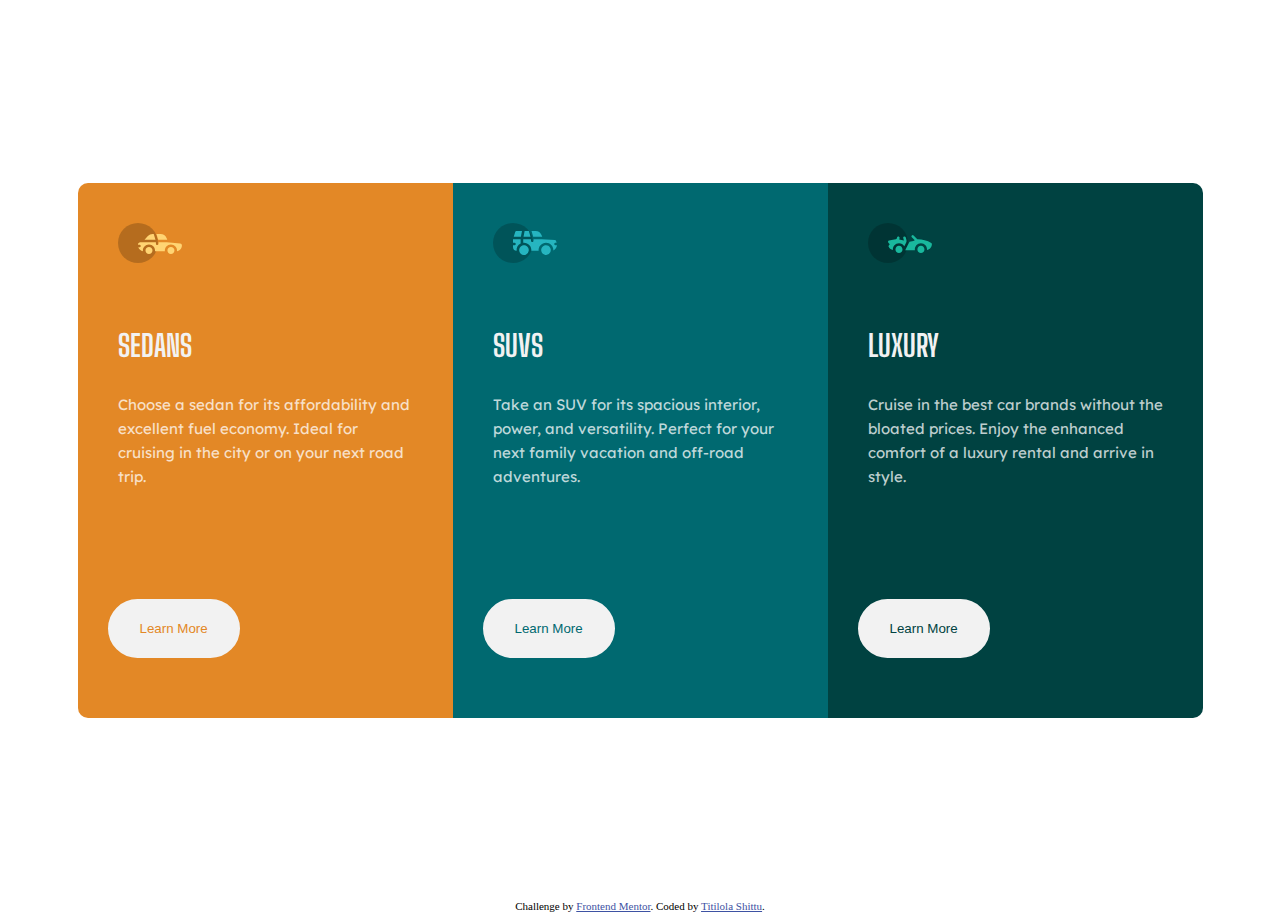
<file: 3-column-preview-card-component-main/index.html>
<!DOCTYPE html>
<html lang="en">
<head>
  <meta charset="UTF-8">
  <meta name="viewport" content="width=device-width, initial-scale=1.0"> 

  <link rel="icon" type="image/png" sizes="32x32" href="./images/favicon-32x32.png">

  <link rel="stylesheet" href="index.css">
  
  <title>Frontend Mentor | 3-column preview card component</title>

  <link rel="preconnect" href="https://fonts.googleapis.com">
  <link rel="preconnect" href="https://fonts.gstatic.com" crossorigin>
  <link href="https://fonts.googleapis.com/css2?family=Big+Shoulders+Display:wght@700&family=Lexend+Deca&display=swap" rel="stylesheet">

</head>

<body>
  <main>
    <div class="card sedans">
      <img src="images/icon-sedans.svg" alt="sedans-logo">
      <h1>
        Sedans
      </h1>
      <p>
        Choose a sedan for its affordability and excellent fuel economy. Ideal for cruising in the city or on your next road trip.
      </p>
      <button class="btn">
        Learn More
      </button>
    </div>

    <div class="card suvs">
      <img src="images/icon-suvs.svg" alt="suvs-logo">
      <h1>
        SUVs  
      </h1>
      <p>
        Take an SUV for its spacious interior, power, and versatility. Perfect for your next family vacation and off-road adventures.
      </p>
      <button class="btn">
        Learn More
      </button>
    </div>

    <div class="card luxury">
      <img src="images/icon-luxury.svg" alt="luxury-logo">
      <h1>
        Luxury
      </h1>
      <p>
        Cruise in the best car brands without the bloated prices. Enjoy the enhanced comfort of a luxury rental and arrive in style.
      </p>
      <button class="btn">
        Learn More
      </button>
    </div>
  </main>
  
  <div class="attribution">
    Challenge by <a href="https://www.frontendmentor.io?ref=challenge" target="_blank">Frontend Mentor</a>. 
    Coded by <a href="https://github.com/Lhorla">Titilola Shittu</a>.
  </div>
</body>
</html>
</file>
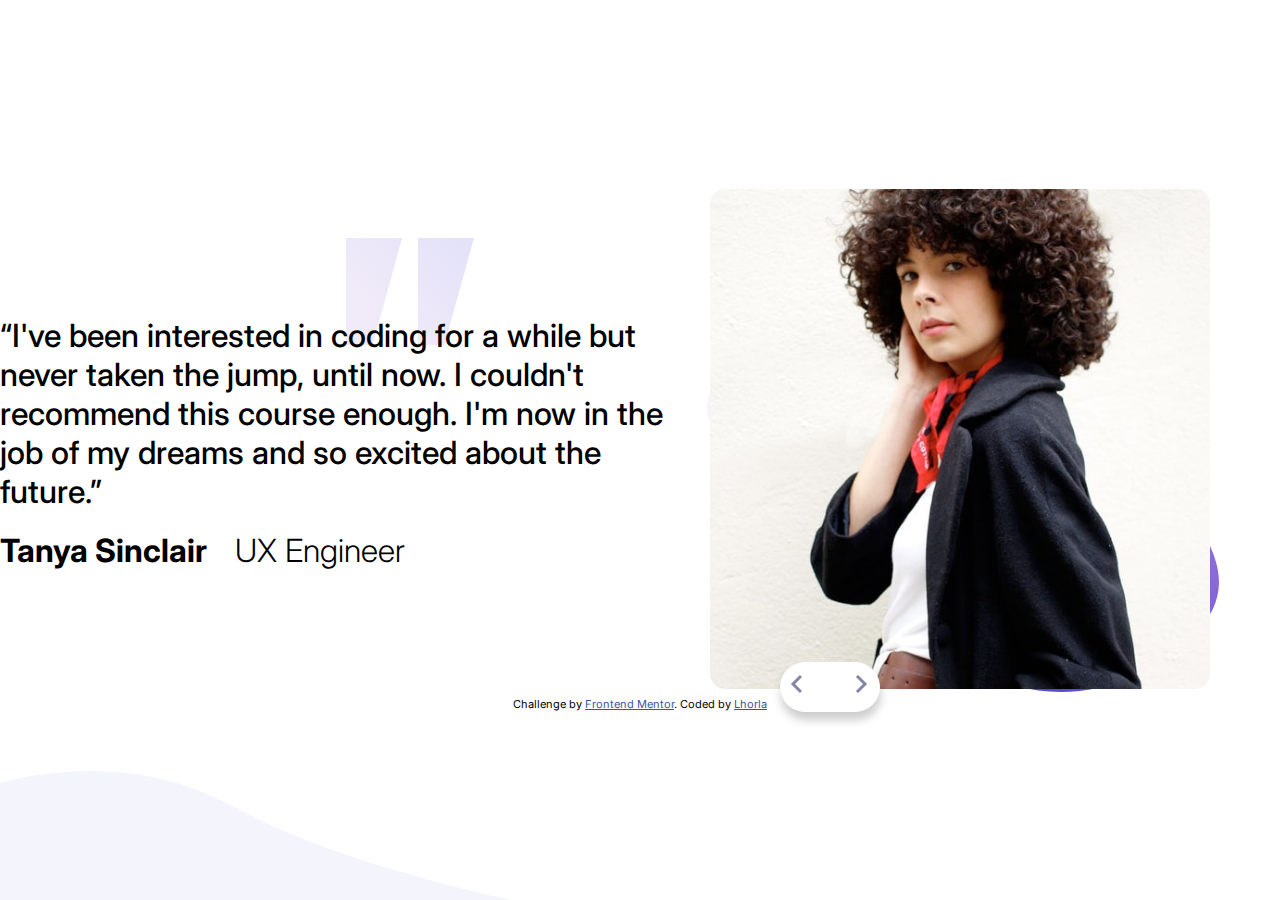
<file: coding-bootcamp-testimonials-slider-main/index.html>
<!DOCTYPE html>
<html lang="en">
<head>
  <meta charset="UTF-8">
  <meta name="viewport" content="width=device-width, initial-scale=1.0"> 

  <link rel="icon" type="image/png" sizes="32x32" href="./images/favicon-32x32.png">
  <link rel="stylesheet" href="index.css">

  <link rel="preconnect" href="https://fonts.googleapis.com">
  <link rel="preconnect" href="https://fonts.gstatic.com" crossorigin>
  <link href="https://fonts.googleapis.com/css2?family=Inter:wght@300;500;700&display=swap" rel="stylesheet">
  
  <title>Frontend Mentor | Coding Bootcamp Testimonials Slider</title>
</head>

<body>
  <div class="container">
    <div class="tanya">
      <div class="testimonial">
        <p>
          “I've been interested in coding for a while but never taken the jump, until now. I couldn't recommend this course enough. I'm now in the job of my dreams and so excited about the future.”
        </p>
        <div class="title">
          <span class="name">Tanya Sinclair</span>
          <span class="position">UX Engineer</span>
        </div>
      </div>
      <div class="img-container">
        <img src="images/image-tanya.jpg" alt="image-tanya" class="image">
        <div class="buttons">
          <img src="images/icon-prev.svg" alt="prev-btn" class="prev-btn">
          <img src="images/icon-next.svg" alt="next-btn" class="next-btn">
        </div>
      </div>
    </div>

    <div class="john hide">
      <div class="testimonial">
        <p>
          “If you want to lay the best foundation possible I'd recommend taking this course. The depth the instructors go into is incredible. I now feel so confident about starting up as a professional developer.”
        </p>
        <div class="title">
          <span class="name">John Tarkpor</span>
          <span class="position">Junior Front-end Developer</span>
        </div>
      </div>
      <div class="img-container">
        <img src="images/image-john.jpg" alt="image-john" class="image">
        <div class="buttons">
          <img src="images/icon-prev.svg" alt="prev-btn" class="prev-btn">
          <img src="images/icon-next.svg" alt="next-btn" class="next-btn">
        </div>
      </div>
    </div>

    <div class="attribution">
      Challenge by <a href="https://www.frontendmentor.io?ref=challenge" target="_blank">Frontend Mentor</a>. 
      Coded by <a href="#">Lhorla</a>
    </div>
  </div>

  <script src="index.js"></script>
</body>
</html>
</file>
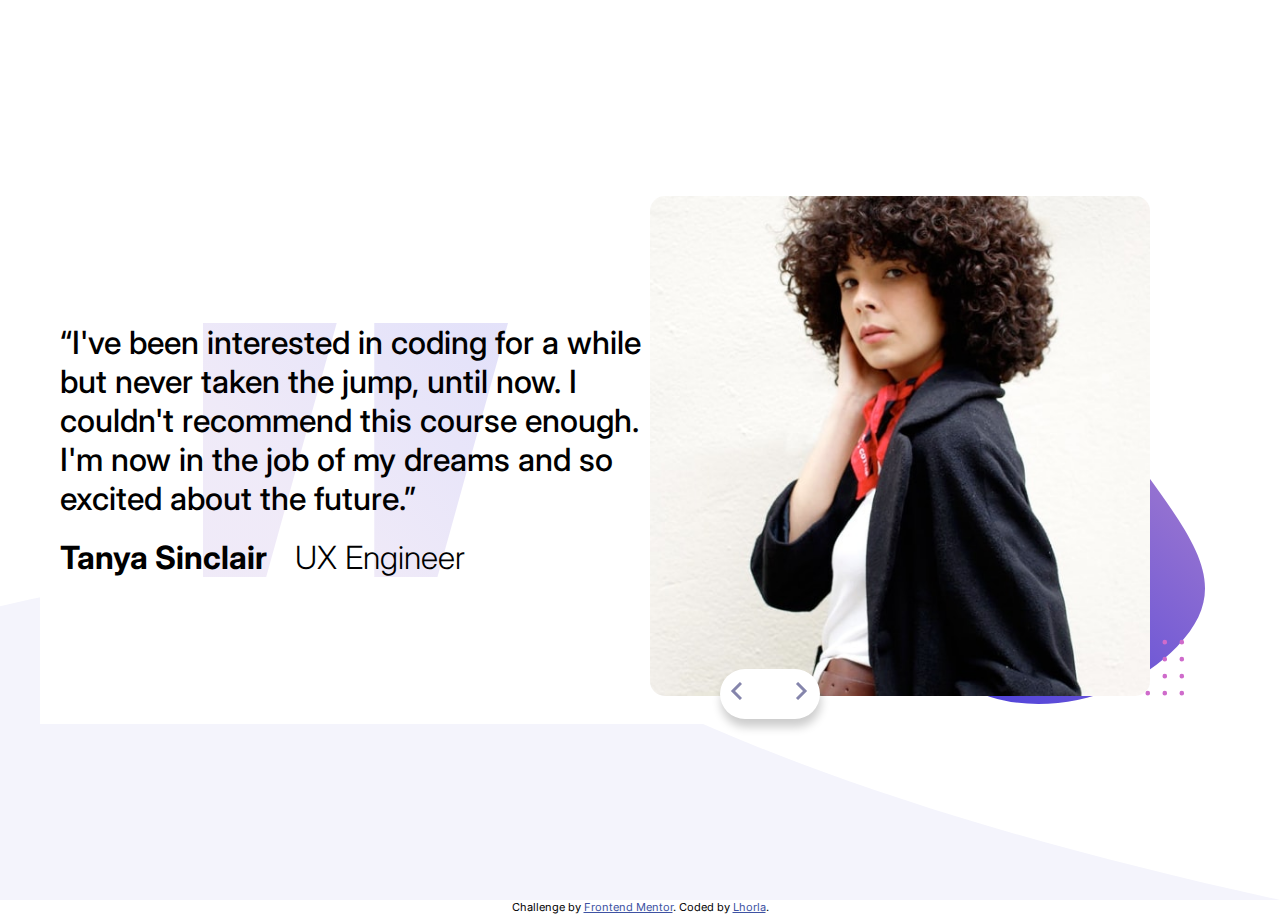
<file: coding-bootcamp-testimonials-slider-master/index.html>
<!DOCTYPE html>
<html lang="en">
<head>
  <meta charset="UTF-8">
  <meta name="viewport" content="width=device-width, initial-scale=1.0"> 

  <link rel="icon" type="image/png" sizes="32x32" href="./images/favicon-32x32.png">
  <link rel="stylesheet" href="index.css">

  <link rel="preconnect" href="https://fonts.googleapis.com">
  <link rel="preconnect" href="https://fonts.gstatic.com" crossorigin>
  <link href="https://fonts.googleapis.com/css2?family=Inter:wght@300;500;700&display=swap" rel="stylesheet">
  
  <title>Frontend Mentor | Coding Bootcamp Testimonials Slider</title>
</head>

<body>
  <div class="container">
    <div class="tanya">
      <div class="testimonial">
        <p>
          “I've been interested in coding for a while but never taken the jump, until now. I couldn't recommend this course enough. I'm now in the job of my dreams and so excited about the future.”
        </p>
        <div class="title">
          <span class="name">Tanya Sinclair</span>
          <span class="position">UX Engineer</span>
        </div>
      </div>
      <div class="img-container">
        <img src="images/image-tanya.jpg" alt="image-tanya" class="image">
        <div class="buttons">
          <img src="images/icon-prev.svg" alt="prev-btn" class="prev-btn">
          <img src="images/icon-next.svg" alt="next-btn" class="next-btn">
        </div>
      </div>
    </div>

    <div class="john">
      <div class="testimonial">
        <p>
          “If you want to lay the best foundation possible I'd recommend taking this course. The depth the instructors go into is incredible. I now feel so confident about starting up as a professional developer.”
        </p>
        <div class="title">
          <span class="name">John Tarkpor</span>
          <span class="position">Junior Front-end Developer</span>
        </div>
      </div>
      <div class="img-container">
        <img src="images/image-john.jpg" alt="image-john" class="image">
        <div class="buttons">
          <img src="images/icon-prev.svg" alt="prev-btn" class="prev-btn">
          <img src="images/icon-next.svg" alt="next-btn" class="next-btn">
        </div>
      </div>
    </div>
  </div>
  
  <div class="attribution">
    Challenge by <a href="https://www.frontendmentor.io?ref=challenge" target="_blank">Frontend Mentor</a>. 
    Coded by <a href="#">Lhorla</a>.
  </div>

  <script src="index.js"></script>
</body>
</html>
</file>
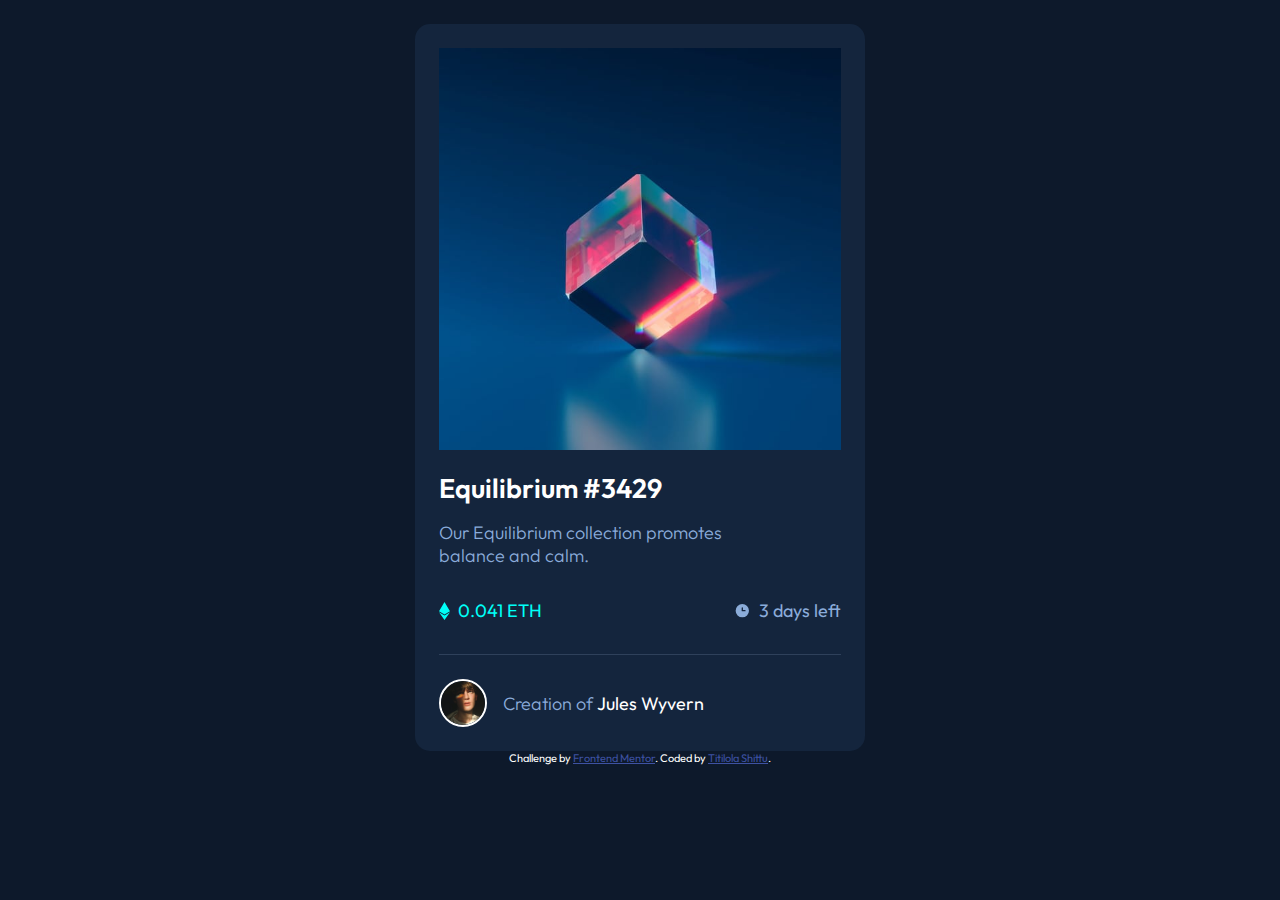
<file: nft-preview-card-component-main/index.html>
<!DOCTYPE html>
<html lang="en">
<head>
  <meta charset="UTF-8">
  <meta name="viewport" content="width=device-width, initial-scale=1.0">

  <link rel="icon" type="image/png" sizes="32x32" href="./images/favicon-32x32.png">
  <title>Frontend Mentor | NFT preview card component</title>
  <link rel="stylesheet" href="index.css">
</head>

<body>

<div class="container">
  <div class="wrapper">
    <img class="equilibrium" src="./images/image-equilibrium.jpg" alt="NFT image">
    <div>
      <img src="./images/icon-view.svg" alt="Icon View">
    </div>
  </div>

  <div class="content">
    <h2>Equilibrium #3429</h2>
    <p>Our Equilibrium collection promotes <br> balance and calm.</p>

    <ul>
      <li class="ethereum"><img src='./images/icon-ethereum.svg' alt="ethereum">0.041 ETH</li>
      <li class="clock"><img src='./images/icon-clock.svg' alt="clock">3 days left</li> 
    </ul>
  </div>

  <div class="avatar">
    <img class="creator--pic" src='./images/image-avatar.png' alt="avatar pic"/>
    <p><span class="creation">Creation of </span>Jules Wyvern</span></p>
  </div>

</div>
    
<div class="attribution">
  Challenge by <a href="https://www.frontendmentor.io?ref=challenge" target="_blank">Frontend Mentor</a>. 
  Coded by <a href="#">Titilola Shittu</a>.
</div>

</body>
</html>
</file>
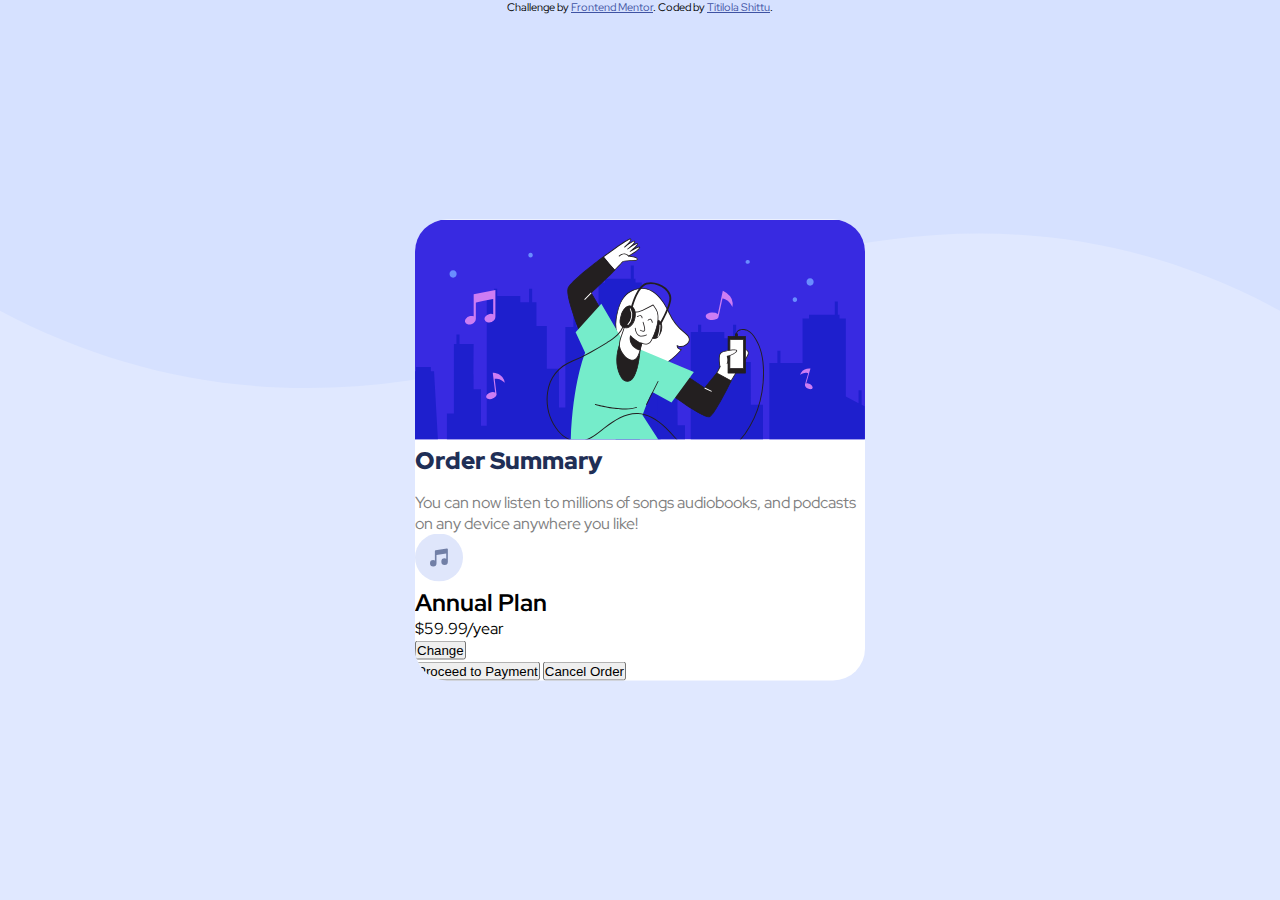
<file: order-summary-component-main/index.html>
<!DOCTYPE html>
<html lang="en">
<head>
  <meta charset="UTF-8">
  <meta name="viewport" content="width=device-width, initial-scale=1.0">

  <link rel="icon" type="image/png" sizes="32x32" href="./images/favicon-32x32.png">

  <link rel="stylesheet" href="index.css">

  <link rel="preconnect" href="https://fonts.googleapis.com">
  <link rel="preconnect" href="https://fonts.gstatic.com" crossorigin>
  <link href="https://fonts.googleapis.com/css2?family=Red+Hat+Display:wght@500;700;900&display=swap" rel="stylesheet">
  
  <title>Frontend Mentor | Order summary card</title>
</head>

<body>
  <main class="container">
    <img src="images/illustration-hero.svg" alt="hero illustration" class="hero-image">
    <h1 class="summary">Order Summary</h1>
      
    <p class="details">You can now listen to millions of songs audiobooks, and podcasts on any device anywhere you like!</p>

    <div class="pricing">
      <aside>
        <img src="images/icon-music.svg" alt="music icon">
        <div>
          <h2>Annual Plan</h2>
          <p>$59.99/year</p>
        </div>
      </aside>
      <button class="btn change-button">Change</button>
    </div>

    <div class="buttons">
      <button class="btn proceed-button">Proceed to Payment</button>
      <button class="btn cancel-button">Cancel Order</button>
    </div>
  </main>

  <div class="attribution">
    Challenge by <a href="https://www.frontendmentor.io?ref=challenge" target="_blank">Frontend Mentor</a>. 
    Coded by <a href="#">Titilola Shittu</a>.
  </div>
</body>
</html>
</file>
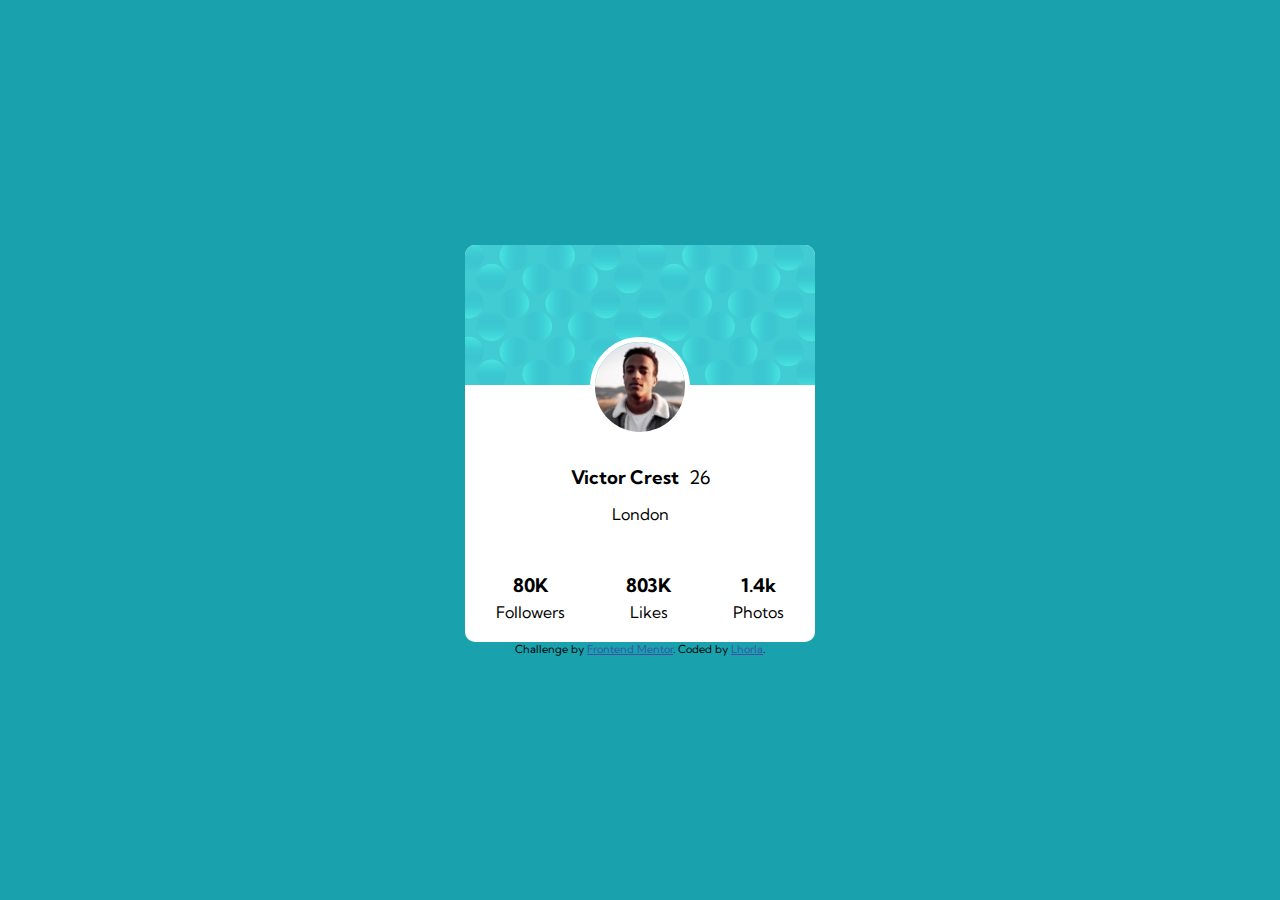
<file: profile-card-component-main/index.html>
<!DOCTYPE html>
<html lang="en">
<head>
  <meta charset="UTF-8">
  <meta name="viewport" content="width=device-width, initial-scale=1.0"> 

  <link rel="preconnect" href="https://fonts.googleapis.com">
  <link rel="preconnect" href="https://fonts.gstatic.com" crossorigin>
  <link href="https://fonts.googleapis.com/css2?family=Kumbh+Sans:wght@400;700&display=swap" rel="stylesheet">

  <link rel="icon" type="image/png" sizes="32x32" href="./images/favicon-32x32.png">
  <link rel="stylesheet" href="index.css">
  
  <title>Frontend Mentor | Profile card component</title>

</head>
<body>
  <div class="container">
    <div class="top">
      <img src="images/bg-pattern-card.svg" alt="card-pic">
      <div class="header">
        <img src="images/image-victor.jpg" alt="">
        <h3>Victor Crest<span>26</span></h3>
        <p>London</p>
        <div class="bottom">
          <div class="stats">
            <h3>80K</h3>
            <p>Followers</p>
          </div>
          <div class="stats">
            <h3>803K</h3>
            <p>Likes</p>
          </div>
          <div class="stats">
            <h3>1.4k</h3>
            <p>Photos</p>
          </div>
        </div>
      </div>
    </div>
    <div class="attribution">
      Challenge by <a href="https://www.frontendmentor.io?ref=challenge" target="_blank">Frontend Mentor</a>. 
      Coded by <a href="#">Lhorla</a>.
    </div>
  </div>
  
  
</body>
</html>
</file>
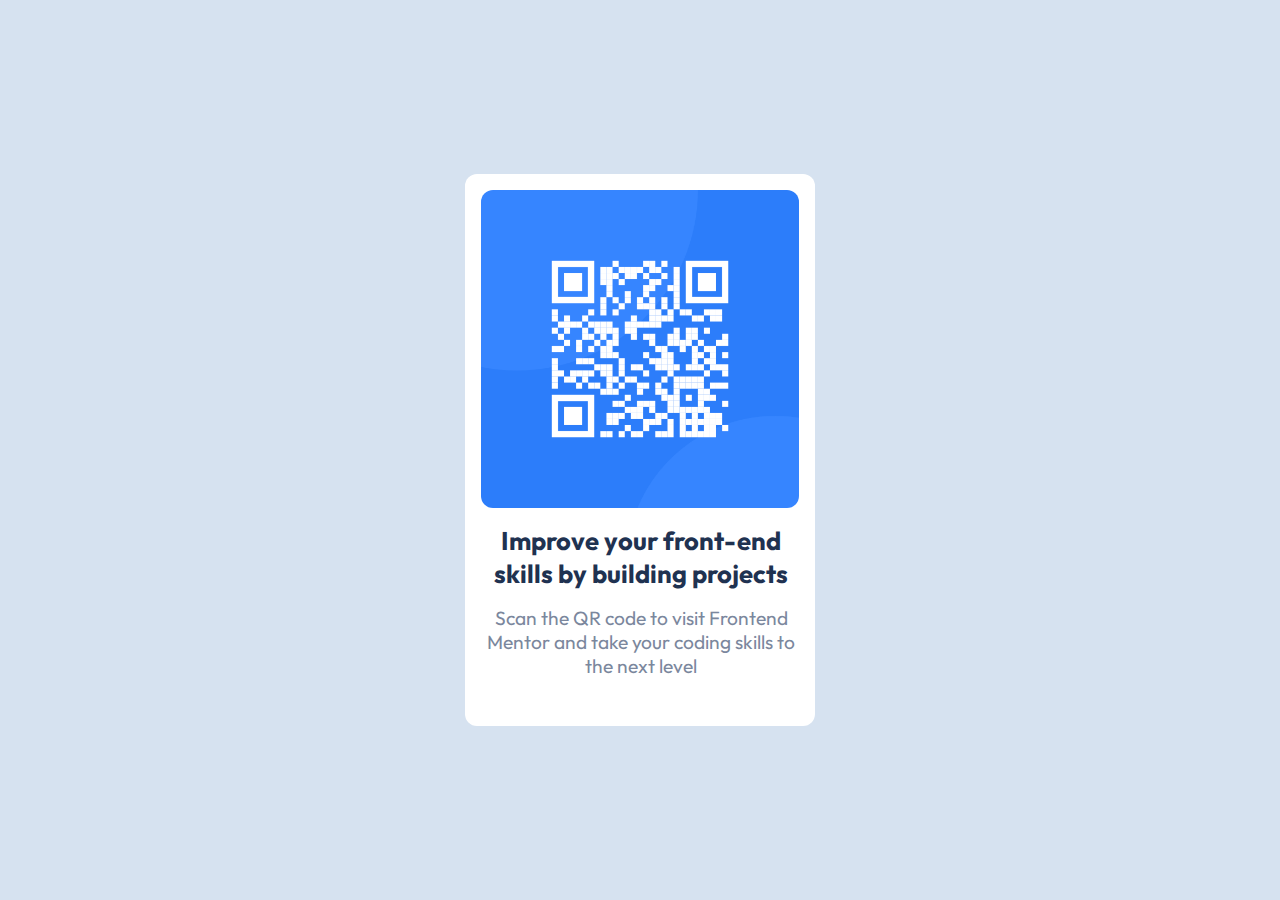
<file: qr-code-component-main/index.html>
<!DOCTYPE html>
<html lang="en">
<head>
  <meta charset="UTF-8">
  <meta name="viewport" content="width=device-width, initial-scale=1.0"> <!-- displays site properly based on user's device -->

  <link rel="icon" type="image/png" sizes="32x32" href="./images/favicon-32x32.png">
  <link rel="stylesheet" href="index.css">

  <link rel="preconnect" href="https://fonts.googleapis.com">
  <link rel="preconnect" href="https://fonts.gstatic.com" crossorigin>
  <link href="https://fonts.googleapis.com/css2?family=Outfit:wght@400;700&display=swap" rel="stylesheet">
  <title>Frontend Mentor | QR code component</title>
</head>

<body>

  <main class="container">
    <div class="wrapper">
      <img src="./images/image-qr-code.png" alt="qr-code">

      <section class="content">
        <h3>Improve your front-end skills by building projects</h3>
        <p>Scan the QR code to visit Frontend Mentor and take your coding skills to the next level<p>
      </section>
    </div>
  </main>
  
</body>
</html>    
 


<!--
  <main class="container">
    <section class="wrapper">
      <img src="images/image-qr-code.png" alt="qr-code">
    </section>
    <h3>Improve your frontend skills by building projects</h3>
    <p>Scan the QR code to visit Frontend Mentor and take your coding skills to the next level</p>
  </main>
-->
</file>
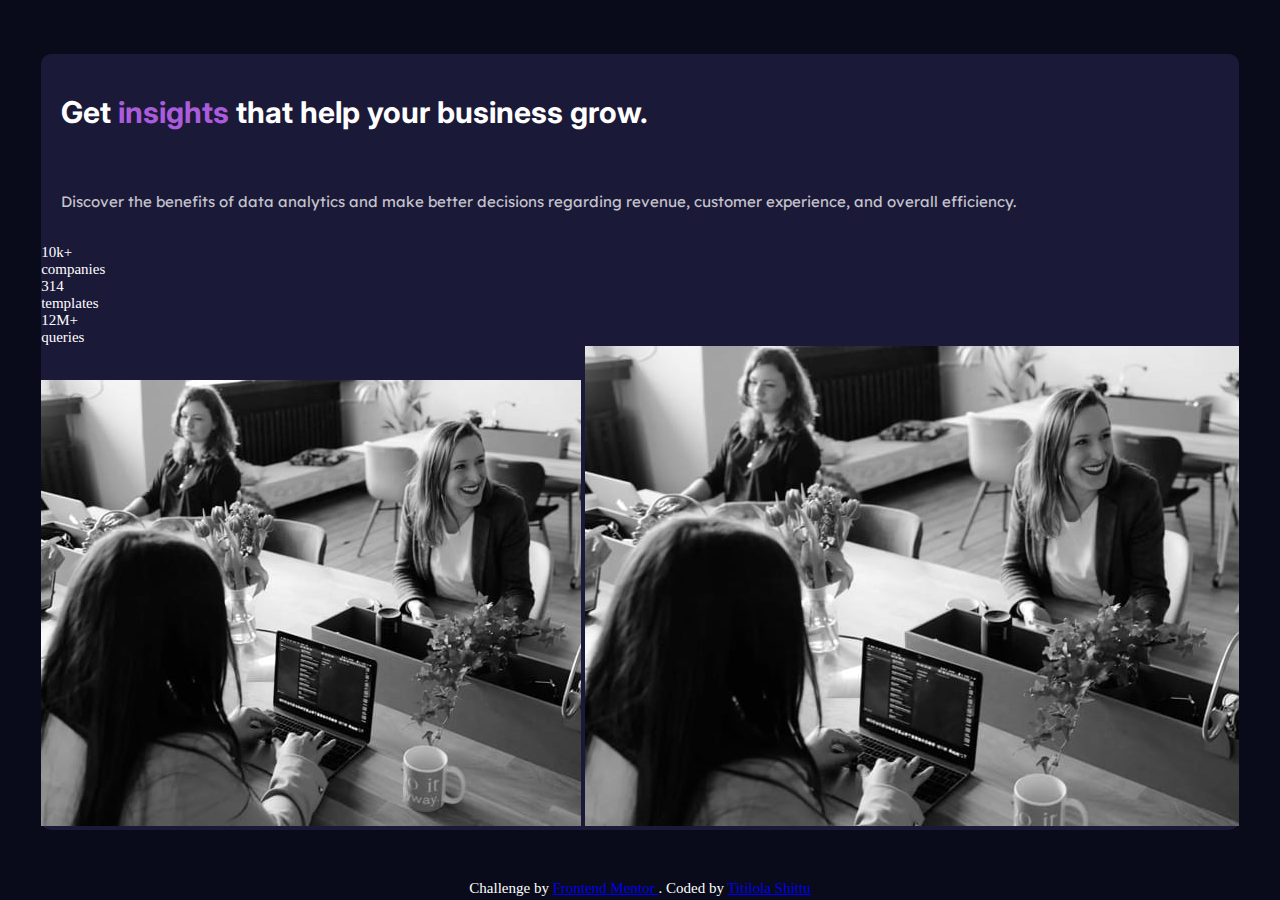
<file: stats-preview-card-component-main/index.html>
<!DOCTYPE html>
<html lang="en">
<head>
  <meta charset="UTF-8">
  <meta name="viewport" content="width=device-width, initial-scale=1.0">

  <link rel="icon" type="image/png" sizes="32x32" href="./images/favicon-32x32.png">

<link rel="preconnect" href="https://fonts.googleapis.com">
<link rel="preconnect" href="https://fonts.gstatic.com" crossorigin>
<link href="https://fonts.googleapis.com/css2?family=Inter:wght@400;700&display=swap" rel="stylesheet">
<link href="https://fonts.googleapis.com/css2?family=Lexend+Deca&display=swap" rel="stylesheet">

  <link rel="stylesheet" href="index.css">
  
  <title>Frontend Mentor | Stats preview card component</title>
</head>

<body>
  <main class="container">
    <section class="wrapper">
      <article>
        <div class="card">
          <h1>Get <span>insights</span> that help your business grow.</h1>

          <p>Discover the benefits of data analytics and make better decisions regarding revenue, customer experience, and overall efficiency.</p>

          <div class="stats">
            <div class="stats-card">
              <div class="num">10k+</div>
              <div class="title">companies</div>
            </div>

            <div class="stats-card">
              <div class="num">314</div>
              <div class="title">templates</div>
            </div>

            <div class="stats-card">
              <div class="num">12M+</div>
              <div class="title">queries</div>
            </div>
          </div>
        </div>
      </article>

      <aside class="header">
        <img src="images/image-header-desktop.jpg" class="desktop-img" alt="women talking in a office">
        <img src="images/image-header-mobile.jpg" class="mobile-img" alt="women talking in a office">
      </aside>
    </section>
  </main>

  <div class="attribution">
    Challenge by <a href="https://www.frontendmentor.io?ref=challenge" target="_blank"> Frontend Mentor </a>. 
    Coded by <a href="#"> Titilola Shittu</a>
  </div>

</body>

</html>
</file>
<file: 3-column-preview-card-component-main/index.css>
* {
    margin: 0;
    padding: 0;
    box-sizing: border-box;
}

:root {
    --firstbox: hsl(31, 77%, 52%);
    --secondbox: hsl(184, 100%, 22%);
    --thirdbox: hsl(179, 100%, 13%);
    --para: hsla(0, 0%, 100%, 0.75);
    --bhb: hsl(0, 0%, 95%);
}

/* 
    font-family: 'Big Shoulders Display', cursive;
    font-family: 'Lexend Deca', sans-serif;
*/

body {
    font-size: 15px;
}

main {
    display: flex;
    flex-direction: column;
    align-items: center;
    justify-content: center;
    margin: 50px;
    padding: 20px;
}

img {
    margin: 10px;
}

h1 {
    font-family: 'Big Shoulders Display', cursive;
    margin: 10px;
    color: var(--bhb);
    text-transform: uppercase;
    font-size: 30px;
}

p {
    font-family:  'Lexend Deca', sans-serif;
    margin: 10px;
    font-size: 15px;
    line-height: 1.6;
    color: var(--para);
}

.card {
    width: 375px;
    padding: 30px;
}

.card img {
    margin-bottom: 50px;
}

.card h3 {
    margin-bottom: 20px;
}

.card p {
    margin-bottom: 25px;
}

.sedans {
    background-color: var(--firstbox);
    border-radius: 10px 10px 0 0;
}

.suvs {
    background-color: var(--secondbox);
}

.luxury {
    background-color: var(--thirdbox);
    border-radius: 0 0 10px 10px;
}

.btn {
    background-color: var(--bhb);
    border: 2px solid var(--bhb);
    border-radius: 30px;
    padding: 20px 30px;
    cursor: pointer;
    transition: all 0.4s ease-in-out;
    margin: 30px 0;
}

.sedans .btn {
    color: var(--firstbox);
}

.suvs .btn {
    color: var(--secondbox);
}

.luxury .btn {
    color: var(--thirdbox);
}

.btn:hover {
    background-color: transparent;
    color: var(--bhb);
}

.attribution { 
    font-size: 11px; 
    text-align: center; 
}
.attribution a {
    color: hsl(228, 45%, 44%);
} 

@media only screen and (min-width: 760px) {
    main {
        flex-direction: row-reverse;
        display: flex;
        align-items: center;
        justify-content: center;
        min-height: 100vh;
        margin: auto;
    }

    .card {
        padding: 30px;
    }

    .card p {
        margin-bottom: 80px;
    }

    .sedans {
        border-radius: 10px 0 0 10px;
        order: 2;
    }

    .sedans h1 {
        margin-bottom: 30px;
    }

    .suvs {
        order: 1;
    }

    .suvs h1 {
        margin-bottom: 30px;
    }

    .luxury {
        border-radius: 0 10px 10px 0;
    }

    .luxury h1 {
        margin-bottom: 30px;
    }
}
</file>
<file: coding-bootcamp-testimonials-slider-main/index.css>
* {
    padding: 0;
    margin: 0;
    box-sizing: border-box;
}

body {
    font-family: 'Inter', sans-serif;
    font-size: 32px;
    display: flex;
    align-items: center;
    justify-content: center;
    min-height: 100vh;
    background: url(images/pattern-bg.svg), url(images/pattern-quotes.svg), url(images/pattern-curve.svg);
    background-repeat: no-repeat;
    background-size: 40%, 10%, 40%;
    background-position: 92% 50%, 30% 30%, bottom left;
}

.container {
    max-width: 1440px;
}

.tanya, .john {
    display: flex;
    justify-content: center;
    align-items: center;
}

.hide {
    display: none;
}

.testimonial p {
    font-weight: 500;
}

.title {
    margin-top: 20px;
}

.title .name {
    font-weight: 700;
}

.title .position {
    font-weight: 300;
    margin: 10px 0 0 20px;
}

.img-container {
    position: relative;
}

.img-container .image {
    width: 500px;
    height: 500px;
    margin-right: 70px;
    border-radius: 15px;
}

.img-container .buttons {
    position: absolute;
    right: 400px;
    bottom: -15px;
    border-radius: 50px;
    background-color: white;
    width: 100px;
    height: 50px;
    box-shadow: 1px 8px 10px rgba(0, 0, 0, .2);
}

.buttons .prev-btn {
    margin-left: 10px;
    cursor: pointer;
}

.buttons .next-btn {
    margin-left: 45px;
    cursor: pointer;
}

.attribution { 
    font-size: 11px; 
    text-align: center; 
}
.attribution a {
    color: hsl(228, 45%, 44%);
} 

@media screen and (max-width: 768px) {
    body {
        background: url(images/pattern-bg.svg), url(images/pattern-quotes.svg), url(images/pattern-curve.svg);
        background-repeat: no-repeat;
        background-size: 70%, 20%, 80%;
        background-position: 32% 18%, 45% 58%, bottom left;
    }

    .tanya, .john {
        display: flex;
        flex-direction: column-reverse;
    }

    .hide {
        display: none;
    }

    .testimonial p {
        font-weight: 500;
        font-size: 2.2rem;
        margin-top: 7rem;
        text-align: center;
    }

    .title {
        margin-top: 20px;
        display: flex;
        flex-direction: column;
        align-items: center;
        justify-content: center;
        margin-top: 3rem;
    }
    
    .title .name {
        font-weight: 700;
        font-size: 1.5rem;
    }
    
    .title .position {
        font-weight: 300;
        font-size: 1.8rem;
    }

    .img-container .image {
        width: 300px;
        height: 300px;
        margin-right: 70px;
        border-radius: 15px;
    }

    .img-container .buttons {
        position: absolute;
        right: 160px;
        bottom: -15px;
        border-radius: 50px;
        background-color: white;
        width: 100px;
        height: 50px;
        box-shadow: 1px 8px 10px rgba(0, 0, 0, .2);
    }

    .attribution { 
        font-size: 11px; 
        text-align: center; 
        margin-top: 3rem;
    }
}
</file>
<file: coding-bootcamp-testimonials-slider-master/index.css>
* {
    padding: 0;
    margin: 0;
    box-sizing: border-box;
}

body {
    font-family: 'Inter', sans-serif;
    font-size: 32px;
}

.container {
    min-height: 100vh;
    width: 100%;
    display: flex;
    align-items: center;
    justify-content: center;
    background-color: red;
    background: url(images/pattern-curve.svg);
    background-position: center bottom;
    background-size: contain;
    background-repeat: no-repeat;
}

.tanya {
    background-color: white;
    display: flex;
    align-items: center;
    justify-content: center;
    margin: 40px;
    padding: 20px;
}

.hide {
    display: none;
}

.testimonial {
    background-image: url(images/pattern-quotes.svg);
    background-position: center bottom;
    background-size: contain;
    background-repeat: no-repeat;
}

.testimonial p {
    font-weight: 500;
}

.title {
    margin-top: 20px;
}

.title .name {
    font-weight: 700;
}

.title .position {
    font-weight: 300;
    margin: 10px 0 0 20px;
}

.img-container {
    background-image: url(images/pattern-bg.svg);
    background-position: center bottom;
    background-size: contain;
    background-repeat: no-repeat;
    position: relative;
}

.img-container .image {
    width: 500px;
    height: 500px;
    margin-right: 70px;
    border-radius: 15px;
}

.img-container .buttons {
    position: absolute;
    right: 400px;
    bottom: -15px;
    border-radius: 50px;
    background-color: white;
    width: 100px;
    height: 50px;
    box-shadow: 1px 8px 10px rgba(0, 0, 0, .2);
}

.buttons .prev-btn {
    margin-left: 10px;
    cursor: pointer;
}

.buttons .next-btn {
    margin-left: 45px;
    cursor: pointer;
}

.attribution { 
    font-size: 11px; 
    text-align: center; 
}
.attribution a {
    color: hsl(228, 45%, 44%);
} 

@media screen and (max-width: 768px) {
    .tanya {
        display: flex;
        flex-direction: column-reverse;
    }

    .testimonial {
        background-image: url(images/pattern-quotes.svg);
        background-position: center bottom;
        background-size: 20%;
        background-repeat: no-repeat;
    }

    .testimonial p {
        font-weight: 500;
        font-size: 2.2rem;
        margin-top: 5rem;
        text-align: center;
    }

    .title {
        margin-top: 20px;
        display: flex;
        flex-direction: column;
        align-items: center;
        justify-content: center;
        margin-top: 3rem;
    }
    
    .title .name {
        font-weight: 700;
        font-size: 1.5rem;
    }
    
    .title .position {
        font-weight: 300;
        font-size: 1.8rem;
    }

    .img-container .image {
        width: 300px;
        height: 300px;
        margin-right: 70px;
        border-radius: 15px;
    }

    .img-container .buttons {
        position: absolute;
        right: 160px;
        bottom: -15px;
        border-radius: 50px;
        background-color: white;
        width: 100px;
        height: 50px;
        box-shadow: 1px 8px 10px rgba(0, 0, 0, .2);
    }
}
</file>
<file: nft-preview-card-component-main/index.css>
@import url('https://fonts.googleapis.com/css2?family=Outfit:wght@300;400;600&display=swap');

* {
    margin: 0;
    padding: 0;
    box-sizing: border-box;
}

:root {
    --soft-blue: hsl(215, 51%, 70%);
    --cyan: hsl(178, 100%, 50%);
    --main-bg: hsl(217, 54%, 11%);
    --card-bg: hsl(216, 50%, 16%);
    --line: hsl(215, 32%, 27%);
    --white: hsl(0, 0%, 100%);
}

body {
    font-family: 'Outfit', sans-serif;
    font-size: 18px;
    background-color: var(--main-bg);
    color: var(--white);
    padding: 1.5rem;
}

.container {
    padding: 1.5rem;
    background-color: var(--card-bg);
    border-radius: 15px;
}

.content h2 {
    color: var(--white);
    margin: 1rem 0 1rem 0;
    font-weight: 600;
}

.content ul {
    display: flex;
    align-items: center;
    justify-content: space-between;
    padding: 2rem 0;
    border-bottom: 1px solid var(--line);
}

.content p {
    font-weight: 300;
    color:hsl(215, 51%, 70%);
}

img {
    max-width: 100%;
}

ul {
    list-style-type: none;
}

.ethereum {
    color:hsl(178, 100%, 50%);
}

.clock {
    color: var(--soft-blue)
}

.container ul li {
    display: flex;
    align-items: center;
}

.container ul li img {
    margin-right: 0.5rem;
}

.container .avatar {
    display: flex;
    align-items: center;
    padding-top: 1.5rem;
}

.container .avatar img {
    width: 3rem;
    border: 2px solid var(--white);
    border-radius: 30px;
    margin-right: 1rem;
}

.container .avatar p span {
    color:hsl(215, 51%, 70%);
    font-weight: 300;
}

.container .avatar p:hover {
    color: cyan;
    cursor: pointer;
}

.container .content h2:hover {
    color: cyan;
    cursor: pointer;
}

.container .wrapper {
    position: relative;
}

.container .wrapper div {
    position: absolute;
    top: 0;
    width: 100%;
    height: calc(100% - 4px);
    z-index: 999;
    background-color: hsl(178, 100%, 50%, 60%);
    opacity: 0;
    transition: opacity 0.3s ease-in-out;
}

.container .wrapper div:hover {
    opacity: 1;
    cursor: pointer;
}

.container .wrapper div img {
    position: absolute;
    top: 50%;
    left: 50%;
    transform: translate(-50%, -50%);
}

.attribution {
    font-size: 11px;
    text-align: center;
}

.attribution a {
    color: hsl(228, 45%, 44%);
}

@media (min-width: 500px) {
    .container {
        width: 450px;
        margin: auto;
    }
}
</file>
<file: order-summary-component-main/index.css>
* {
    margin: 0;
    padding: 0;
    box-sizing: border-box;
}

:root {
    --paleblue: hsl(225, 100%, 94%);
    --brightblue: hsl(245, 75%, 52%);
    --verypaleblue: hsl(225, 100%, 98%);
    --desaturatedblue: hsl(224, 23%, 55%);
    --darkblue: hsl(223, 47%, 23%);
}

img {
    max-width: 100%;
}

body {
    font-family: 'Red Hat Display', sans-serif;
    min-height: 100vh;
    background-image: url(images/pattern-background-desktop.svg);
    background-repeat: no-repeat;
    background-size: contain;
    background-color: var(--paleblue);
}

.container {
    position: absolute;
    left: 50%;
    top: 50%;
    transform: translate(-50%, -50%);
    max-width: 450px;
    background: white;
    border-radius: 2rem;
    overflow: hidden;
}

.content {
    padding: 2rem;
    text-align: center;
}

.summary {
    color: var(--darkblue);
    font-size: 1.5rem;
    font-weight: 900;
    margin-bottom: 1rem;
}

.details {
    color: gray;
}







.attribution { 
    font-size: 11px; text-align: center; 
}

.attribution a { 
    color: hsl(228, 45%, 44%); 
}
</file>
<file: profile-card-component-main/index.css>
* {
    margin: 0;
    padding: 0;
    box-sizing: border-box;
}

:root {
    --dark-cyan: hsl(185, 75%, 39%);
    --very-desaturated-blue: hsl(229, 23%, 23%);
    --dark-gray-blue: hsl(227, 10%, 46%);
    --dark-gray: hsl(0, 0%, 59%);
}

body {
    display: flex;
    align-items: center;
    min-height: 100vh;
    font-family: 'Kumbh Sans', sans-serif;
    background-color: var(--dark-cyan);
}

.container {
    margin: 0 auto;
    text-align: center;
}

.top {
    background-color: #fff;
    border-radius: 10px;
    overflow: hidden;
}

.header img {
    width: 100px;
    height: 100px;
    border-radius: 50%;
    border: 5px solid #fff;
    margin: -52px 0 25px 0;
}

h3 {
    font-weight: 700;
}

span {
    font-weight: 400;
    margin-left: 10px;
}

p {
    margin: 15px 0 10px 0;
    font-weight: 400;
}

.bottom {
    display: flex;
    align-items: center;
    justify-content: space-around;
    margin: 50px 0 10px 0;
}

.stats p {
    margin-top: 5px;
}

.attribution { 
    font-size: 11px; 
    text-align: center; 
}

.attribution a { 
    color: hsl(228, 45%, 44%); 
}
</file>
<file: qr-code-component-main/index.css>
* {
    box-sizing: border-box;
    padding: 0;
    margin: 0;
}

:root {
    --white: hsl(0, 0%, 100%);
    --lightgray: hsl(212, 45%, 89%);
    --grayishblue: hsl(220, 15%, 55%);
    --darkblue: hsl(218, 44%, 22%);
}

body {
    font-size: 15px;
    font-family: 'Outfit', sans-serif;
    background-color: var(--lightgray);
    display: flex;
    justify-content: center;
    align-items: center;
    min-height: 100vh;
}


.container {
    margin: 0 auto;
    max-width: 350px;
}

.wrapper {
    background-color: var(--white);
    width: 350px;
    padding: 1rem;
    border-radius: 12px;
}

.wrapper img {
    border-radius: 12px;
    display: block;
    width: 100%;
    height: 100%;
}

.content {
    margin: 0 auto;
    width: 320px;
    text-align: center;
}

.content h3 {
    color: var(--darkblue);
    font-size: 1.6rem;
    margin: 1rem 0;
}

.content p {
    color: var(--grayishblue);
    margin-bottom: 2rem;
    font-size: 1.2rem;
}

.attribution { 
    font-size: 11px; 
    text-align: center; 
}

.attribution a { 
    color: hsl(228, 45%, 44%); 
}

@media screen and (max-width: 375px) {
    .wrapper {
      width: 300px;
    }
  
    .content {
      width: 280px;
    }
  
    .content h3 {
      font-size: 1.45rem;
    }
  
    .content p {
      font-size: 1rem;
    }
}
</file>
<file: stats-preview-card-component-main/index.css>
* {
    margin: 0;
    padding: 0;
    box-sizing: border-box;
}

/*
'Lexend Deca', sans-serif;
'Inter', sans-serif; */

:root {
    --main-bg: hsl(233, 47%, 7%);
    --card-bg: hsl(244, 38%, 16%);
    --accent: hsl(277, 64%, 61%);
    --main-head: hsl(0, 0%, 100%);
    --main-para: hsla(0, 0%, 100%, 0.75);
    --stats-head: hsla(0, 0%, 100%, 0.6);
    --accent-base: hsl(277, 64%, 61%, 0.4);
}

body {
    font-size: 15px;
    background-color: var(--main-bg);
    color: #fff;
    text-align: center;
}

p {
    font-size: 15px;
    line-height: 1.6;
}

img {
    max-width: 100%;
}

.container {
    background-color: var(--card-bg);
    margin: 50px 20px;
    padding: 0 0 20px;
    border-radius: 10px;
}

.container .image {
    background: url("images/image-header-mobile.jpg") no-repeat center/cover;
    height: 400px;
    border-radius: 10px 10px 0 0;
}

.container .image .base {
    background-color: var(--accent-base);
    height: 400px;
    border-radius: 10px 10px 0 0;
}

.container .wrapper h1 {
    font-family: 'Inter', sans-serif;
    margin: 20px 0 10px 0;
    color: var(--main-head);
    font-weight: 700;
}

.container .wrapper h1 span {
    color: var(--accent);
}

.container .wrapper p {
    color: var(--main-para);
    font-family: 'Lexend Deca', sans-serif;
    margin: 20px 0 10px 0;
}

ul {
    list-style-type: none;
}

.container .wrapper ul li {
    font-family: 'Inter', sans-serif;
    margin: 20px 0 10px 0;
    text-transform: uppercase;
}

.container .wrapper ul li span {
    display: block;
    margin: 20px 0 10px 0;
    font-weight: 700;
    text-transform: lowercase;
    font-weight: 700;
}

@media only screen and (min-width: 760px) {
    body {
        display: flex;
        flex-direction: column;
        align-items: center;
        justify-content: center;
        min-height: 100vh;
    }
    .container {
        display: flex;
        flex-direction: row-reverse;
        align-items: center;
        justify-content: center;
        padding: 0;
        text-align: left;
    }
    .container .image {
        background: url("images/image-header-desktop.jpg") no-repeat center/cover;
        min-width: 50%;
        border-radius: 0 10px 10px 0;
        height: 450px;
    }
    .container .image .base {
        height: 450px;
        border-radius: 0 10px 10px 0;
    }
    .container .wrapper ul {
        padding-left: 20px;
        display: flex;
    }
    .container .wrapper ul li {
        margin-right: 30px;
        font-size: 13px;
    }
    .container .wrapper ul li span {
        display: block;
        text-transform: uppercase;
        font-weight: 700;
        font-family: "Lexend Deca", sans-serif;
        font-size: 24px;
        margin-bottom: 3px;
    }
    .wrapper h1 {
        padding: 20px;
    }
    .wrapper p {
        padding: 20px;
        font-size: 15px;
    }
    ul {
        padding: 25px;
        display: flex;
        align-items: center;
        justify-content: space-between;
    }
}
</file>
